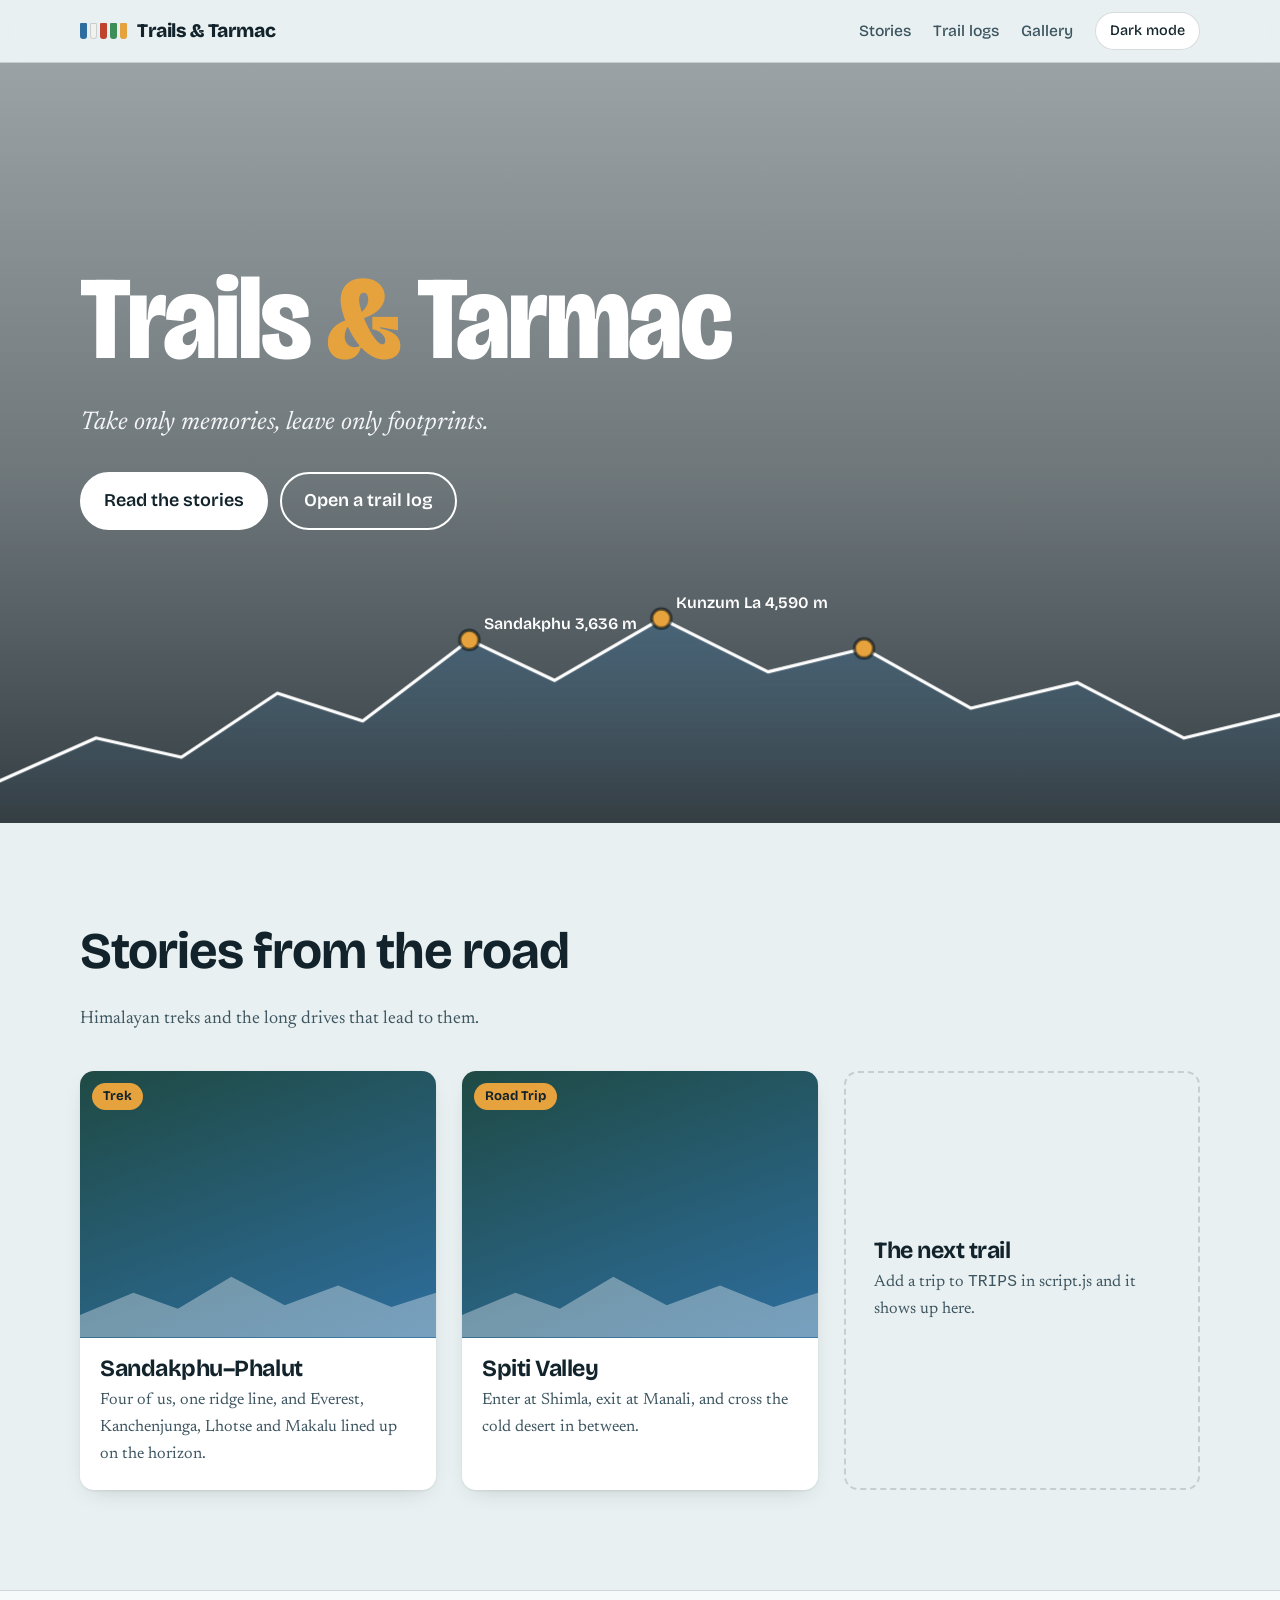
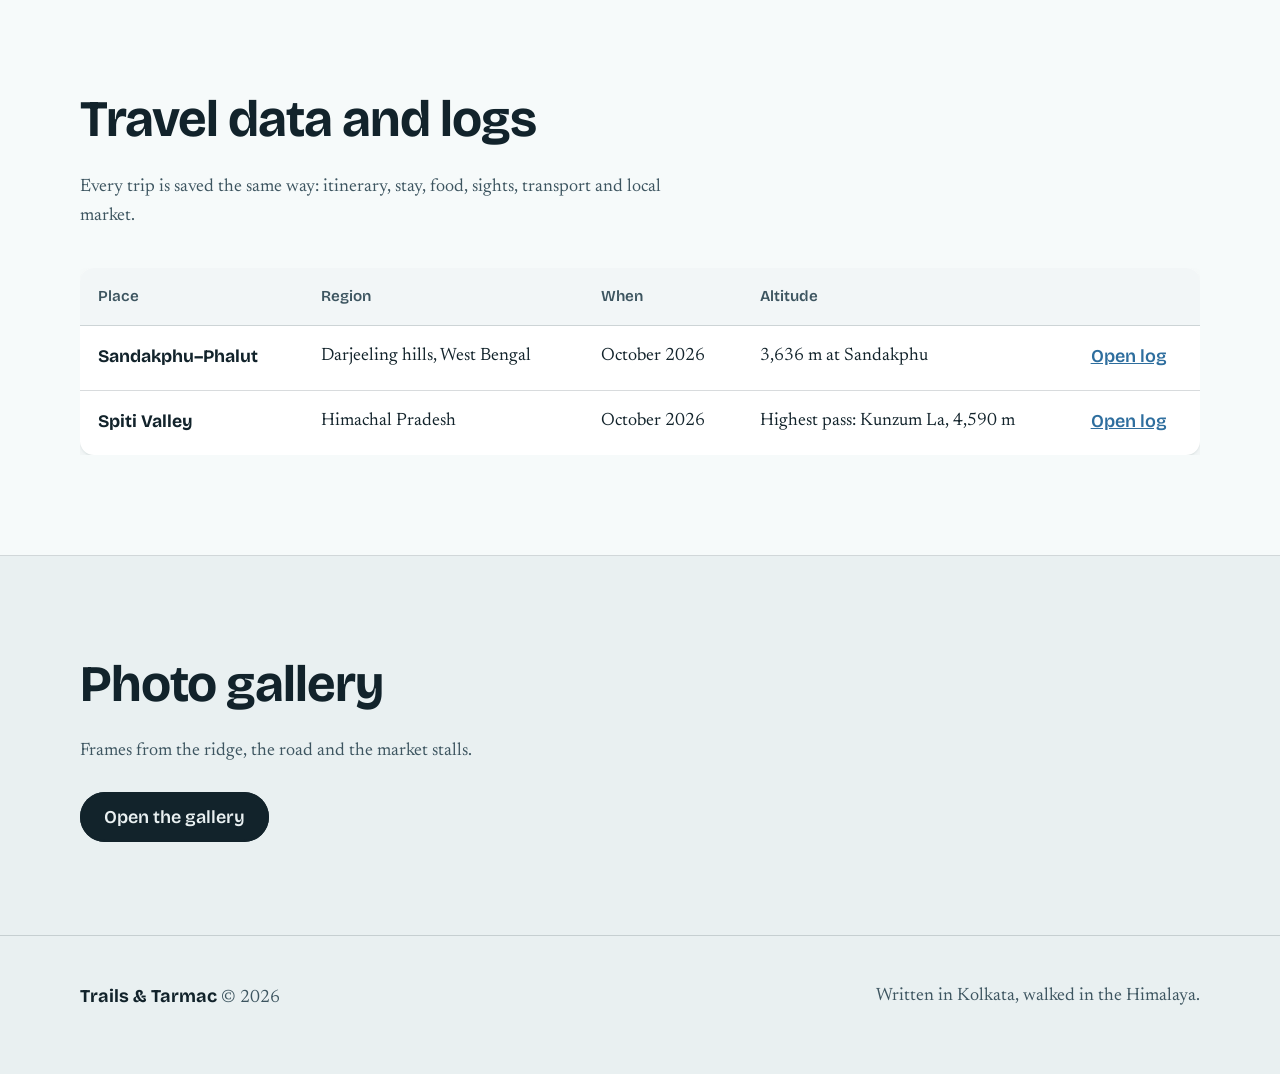
<file: index.html>
<!DOCTYPE html>
<html lang="en">
<head>
  <meta charset="UTF-8">
  <meta name="viewport" content="width=device-width, initial-scale=1">
  <title>Trails &amp; Tarmac | Himalayan treks and road trips</title>
  <meta name="description" content="Himalayan treks, road trips and the logs behind them: itineraries, stays, food and markets.">
  <link rel="preconnect" href="https://fonts.googleapis.com">
  <link rel="preconnect" href="https://fonts.gstatic.com" crossorigin>
  <link href="https://fonts.googleapis.com/css2?family=Bricolage+Grotesque:opsz,wght@12..96,400..800&family=Newsreader:ital,opsz,wght@0,6..72,400..600;1,6..72,400&display=swap" rel="stylesheet">
  <link rel="stylesheet" href="style.css">
</head>
<body data-root="">

<header class="bar">
  <div class="wrap">
    <a class="brand" href="index.html"><span class="flags" aria-hidden="true"><i></i><i></i><i></i><i></i><i></i></span>Trails &amp; Tarmac</a>
    <nav aria-label="Main">
      <a href="#stories">Stories</a>
      <a href="#logs">Trail logs</a>
      <a href="gallery.html">Gallery</a>
      <button class="theme-btn" id="theme-btn" type="button">Dark mode</button>
    </nav>
  </div>
</header>

<main>
  <section class="hero" id="hero" style="padding-bottom:0">
    <div class="wrap">
      <h1>Trails <span>&amp;</span> Tarmac</h1>
      <p class="lede">Take only memories, leave only footprints.</p>
      <div class="btns">
        <a class="btn solid" href="#stories">Read the stories</a>
        <a class="btn" href="#logs">Open a trail log</a>
      </div>
    </div>
    <svg class="profile" viewBox="0 0 1200 230" role="img" aria-label="Elevation profile of a mountain ridge">
      <defs>
        <linearGradient id="snow" x1="0" y1="0" x2="0" y2="1">
          <stop offset="0" stop-color="#2E6E9E" stop-opacity="0.35"/>
          <stop offset="1" stop-color="#2E6E9E" stop-opacity="0"/>
        </linearGradient>
      </defs>
      <path class="fill" d="M0 190 L90 150 L170 168 L260 108 L340 134 L440 58 L520 96 L620 38 L720 88 L810 66 L910 122 L1010 98 L1110 150 L1200 128 L1200 230 L0 230Z"/>
      <path class="ridge" pathLength="1" d="M0 190 L90 150 L170 168 L260 108 L340 134 L440 58 L520 96 L620 38 L720 88 L810 66 L910 122 L1010 98 L1110 150 L1200 128"/>
      <circle class="peak" cx="440" cy="58" r="9"/>
      <circle class="peak" cx="620" cy="38" r="9"/>
      <circle class="peak" cx="810" cy="66" r="9"/>
      <text x="454" y="48">Sandakphu 3,636 m</text>
      <text x="634" y="28">Kunzum La 4,590 m</text>
    </svg>
  </section>

  <section id="stories">
    <div class="wrap">
      <div class="sec-head">
        <h2>Stories from the road</h2>
        <p>Himalayan treks and the long drives that lead to them.</p>
      </div>
      <div class="grid" id="story-grid"></div>
    </div>
  </section>

  <section class="paper" id="logs">
    <div class="wrap">
      <div class="sec-head">
        <h2>Travel data and logs</h2>
        <p>Every trip is saved the same way: itinerary, stay, food, sights, transport and local market.</p>
      </div>
      <div class="table-scroll">
        <table class="trail">
          <thead><tr><th>Place</th><th>Region</th><th>When</th><th>Altitude</th><th><span class="sr">Log</span></th></tr></thead>
          <tbody id="trail-rows"></tbody>
        </table>
      </div>
    </div>
  </section>

  <section>
    <div class="wrap">
      <div class="sec-head">
        <h2>Photo gallery</h2>
        <p>Frames from the ridge, the road and the market stalls.</p>
      </div>
      <a class="btn solid" href="gallery.html">Open the gallery</a>
    </div>
  </section>
</main>

<footer>
  <div class="wrap">
    <span><strong>Trails &amp; Tarmac</strong> &copy; <span id="year">2026</span></span>
    <span>Written in Kolkata, walked in the Himalaya.</span>
  </div>
</footer>

<script src="script.js"></script>
</body>
</html>
</file>
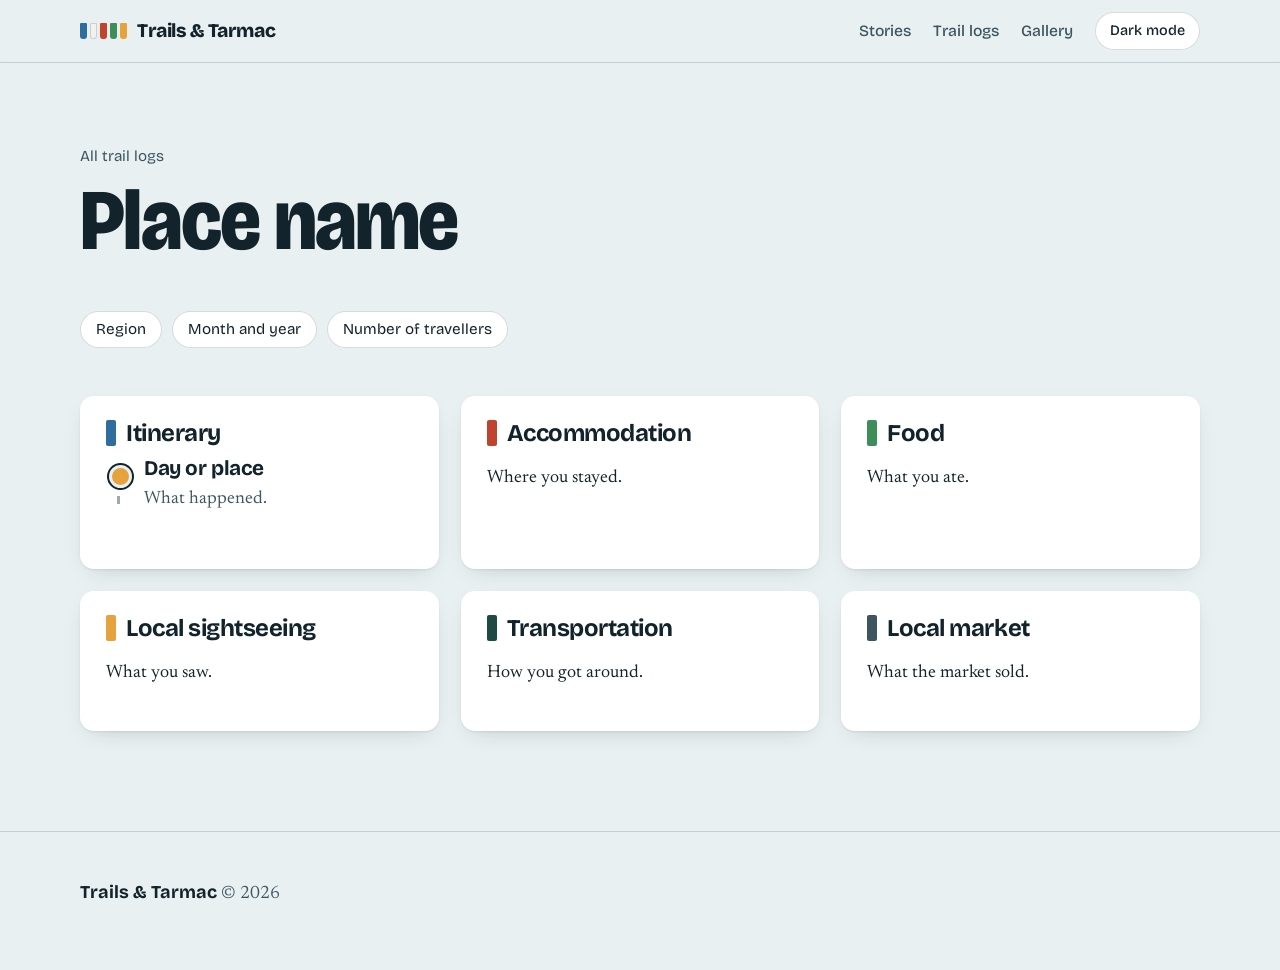
<file: logs/example-trip.html>
<!DOCTYPE html>
<html lang="en">
<head>
  <meta charset="UTF-8">
  <meta name="viewport" content="width=device-width, initial-scale=1">
  <title>Trip template | Trails &amp; Tarmac</title>
  <link rel="preconnect" href="https://fonts.googleapis.com">
  <link rel="preconnect" href="https://fonts.gstatic.com" crossorigin>
  <link href="https://fonts.googleapis.com/css2?family=Bricolage+Grotesque:opsz,wght@12..96,400..800&family=Newsreader:ital,opsz,wght@0,6..72,400..600;1,6..72,400&display=swap" rel="stylesheet">
  <link rel="stylesheet" href="../style.css">
</head>
<body data-root="../">

<header class="bar">
  <div class="wrap">
    <a class="brand" href="../index.html"><span class="flags" aria-hidden="true"><i></i><i></i><i></i><i></i><i></i></span>Trails &amp; Tarmac</a>
    <nav aria-label="Main">
      <a href="../index.html#stories">Stories</a>
      <a href="../index.html#logs">Trail logs</a>
      <a href="../gallery.html">Gallery</a>
      <button class="theme-btn" id="theme-btn" type="button">Dark mode</button>
    </nav>
  </div>
</header>

<main>
  <div class="log-hero">
    <div class="wrap">
      <a class="crumb" href="../index.html#logs">All trail logs</a>
      <!-- 1. Change the place name -->
      <h1>Place name</h1>
      <!-- 2. Change or remove these facts -->
      <ul class="facts">
        <li>Region</li>
        <li>Month and year</li>
        <li>Number of travellers</li>
      </ul>
    </div>
  </div>

  <section style="padding-top:20px">
    <div class="wrap six">
      <!-- 3. Fill in the six sections. Copy a stop block for each day. -->
      <article>
        <h2>Itinerary</h2>
        <div class="route">
          <div class="stop"><h3>Day or place</h3><p>What happened.</p></div>
        </div>
      </article>
      <article><h2>Accommodation</h2><p>Where you stayed.</p></article>
      <article><h2>Food</h2><p>What you ate.</p></article>
      <article><h2>Local sightseeing</h2><p>What you saw.</p></article>
      <article><h2>Transportation</h2><p>How you got around.</p></article>
      <article><h2>Local market</h2><p>What the market sold.</p></article>
    </div>
  </section>
</main>

<footer>
  <div class="wrap"><span><strong>Trails &amp; Tarmac</strong> &copy; <span id="year">2026</span></span></div>
</footer>

<script src="../script.js"></script>
</body>
</html>
</file>
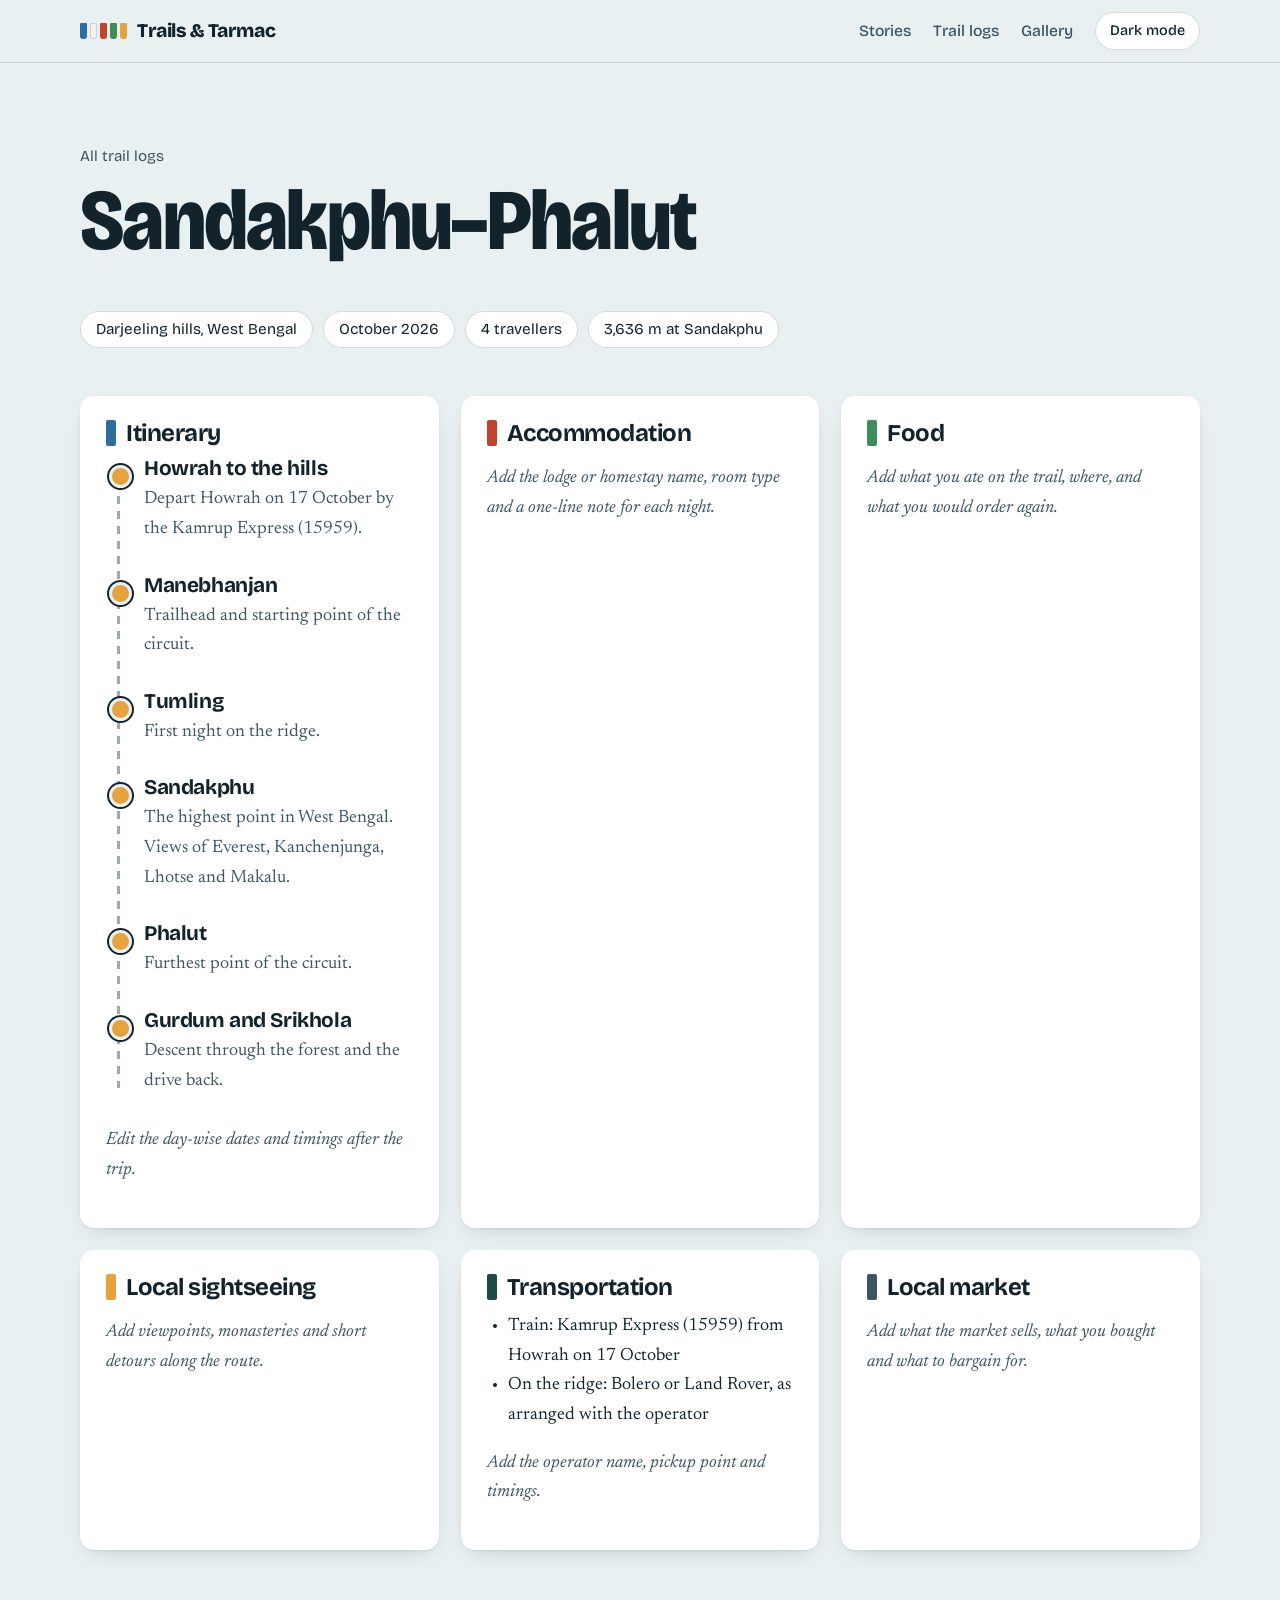
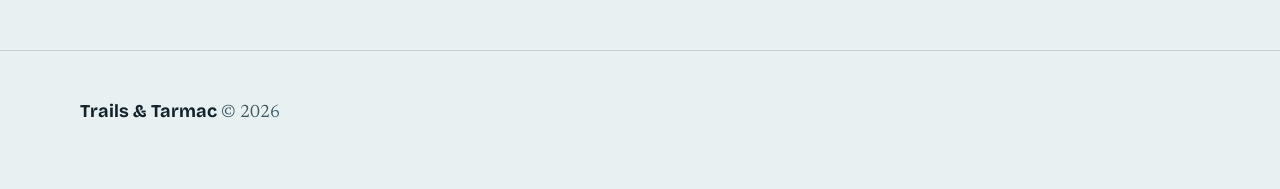
<file: logs/sandakphu.html>
<!DOCTYPE html>
<html lang="en">
<head>
  <meta charset="UTF-8">
  <meta name="viewport" content="width=device-width, initial-scale=1">
  <title>Sandakphu–Phalut | Trails &amp; Tarmac</title>
  <link rel="preconnect" href="https://fonts.googleapis.com">
  <link rel="preconnect" href="https://fonts.gstatic.com" crossorigin>
  <link href="https://fonts.googleapis.com/css2?family=Bricolage+Grotesque:opsz,wght@12..96,400..800&family=Newsreader:ital,opsz,wght@0,6..72,400..600;1,6..72,400&display=swap" rel="stylesheet">
  <link rel="stylesheet" href="../style.css">
</head>
<body data-root="../">

<header class="bar">
  <div class="wrap">
    <a class="brand" href="../index.html"><span class="flags" aria-hidden="true"><i></i><i></i><i></i><i></i><i></i></span>Trails &amp; Tarmac</a>
    <nav aria-label="Main">
      <a href="../index.html#stories">Stories</a>
      <a href="../index.html#logs">Trail logs</a>
      <a href="../gallery.html">Gallery</a>
      <button class="theme-btn" id="theme-btn" type="button">Dark mode</button>
    </nav>
  </div>
</header>

<main>
  <div class="log-hero">
    <div class="wrap">
      <a class="crumb" href="../index.html#logs">All trail logs</a>
      <h1>Sandakphu–Phalut</h1>
      <ul class="facts">
        <li>Darjeeling hills, West Bengal</li>
        <li>October 2026</li>
        <li>4 travellers</li>
        <li>3,636 m at Sandakphu</li>
      </ul>
    </div>
  </div>

  <section style="padding-top:20px">
    <div class="wrap six">

      <article>
        <h2>Itinerary</h2>
        <div class="route">
          <div class="stop"><h3>Howrah to the hills</h3><p>Depart Howrah on 17 October by the Kamrup Express (15959).</p></div>
          <div class="stop"><h3>Manebhanjan</h3><p>Trailhead and starting point of the circuit.</p></div>
          <div class="stop"><h3>Tumling</h3><p>First night on the ridge.</p></div>
          <div class="stop"><h3>Sandakphu</h3><p>The highest point in West Bengal. Views of Everest, Kanchenjunga, Lhotse and Makalu.</p></div>
          <div class="stop"><h3>Phalut</h3><p>Furthest point of the circuit.</p></div>
          <div class="stop"><h3>Gurdum and Srikhola</h3><p>Descent through the forest and the drive back.</p></div>
        </div>
        <p class="todo">Edit the day-wise dates and timings after the trip.</p>
      </article>

      <article>
        <h2>Accommodation</h2>
        <p class="todo">Add the lodge or homestay name, room type and a one-line note for each night.</p>
      </article>

      <article>
        <h2>Food</h2>
        <p class="todo">Add what you ate on the trail, where, and what you would order again.</p>
      </article>

      <article>
        <h2>Local sightseeing</h2>
        <p class="todo">Add viewpoints, monasteries and short detours along the route.</p>
      </article>

      <article>
        <h2>Transportation</h2>
        <ul>
          <li>Train: Kamrup Express (15959) from Howrah on 17 October</li>
          <li>On the ridge: Bolero or Land Rover, as arranged with the operator</li>
        </ul>
        <p class="todo">Add the operator name, pickup point and timings.</p>
      </article>

      <article>
        <h2>Local market</h2>
        <p class="todo">Add what the market sells, what you bought and what to bargain for.</p>
      </article>

    </div>
  </section>
</main>

<footer>
  <div class="wrap"><span><strong>Trails &amp; Tarmac</strong> &copy; <span id="year">2026</span></span></div>
</footer>

<script src="../script.js"></script>
</body>
</html>
</file>
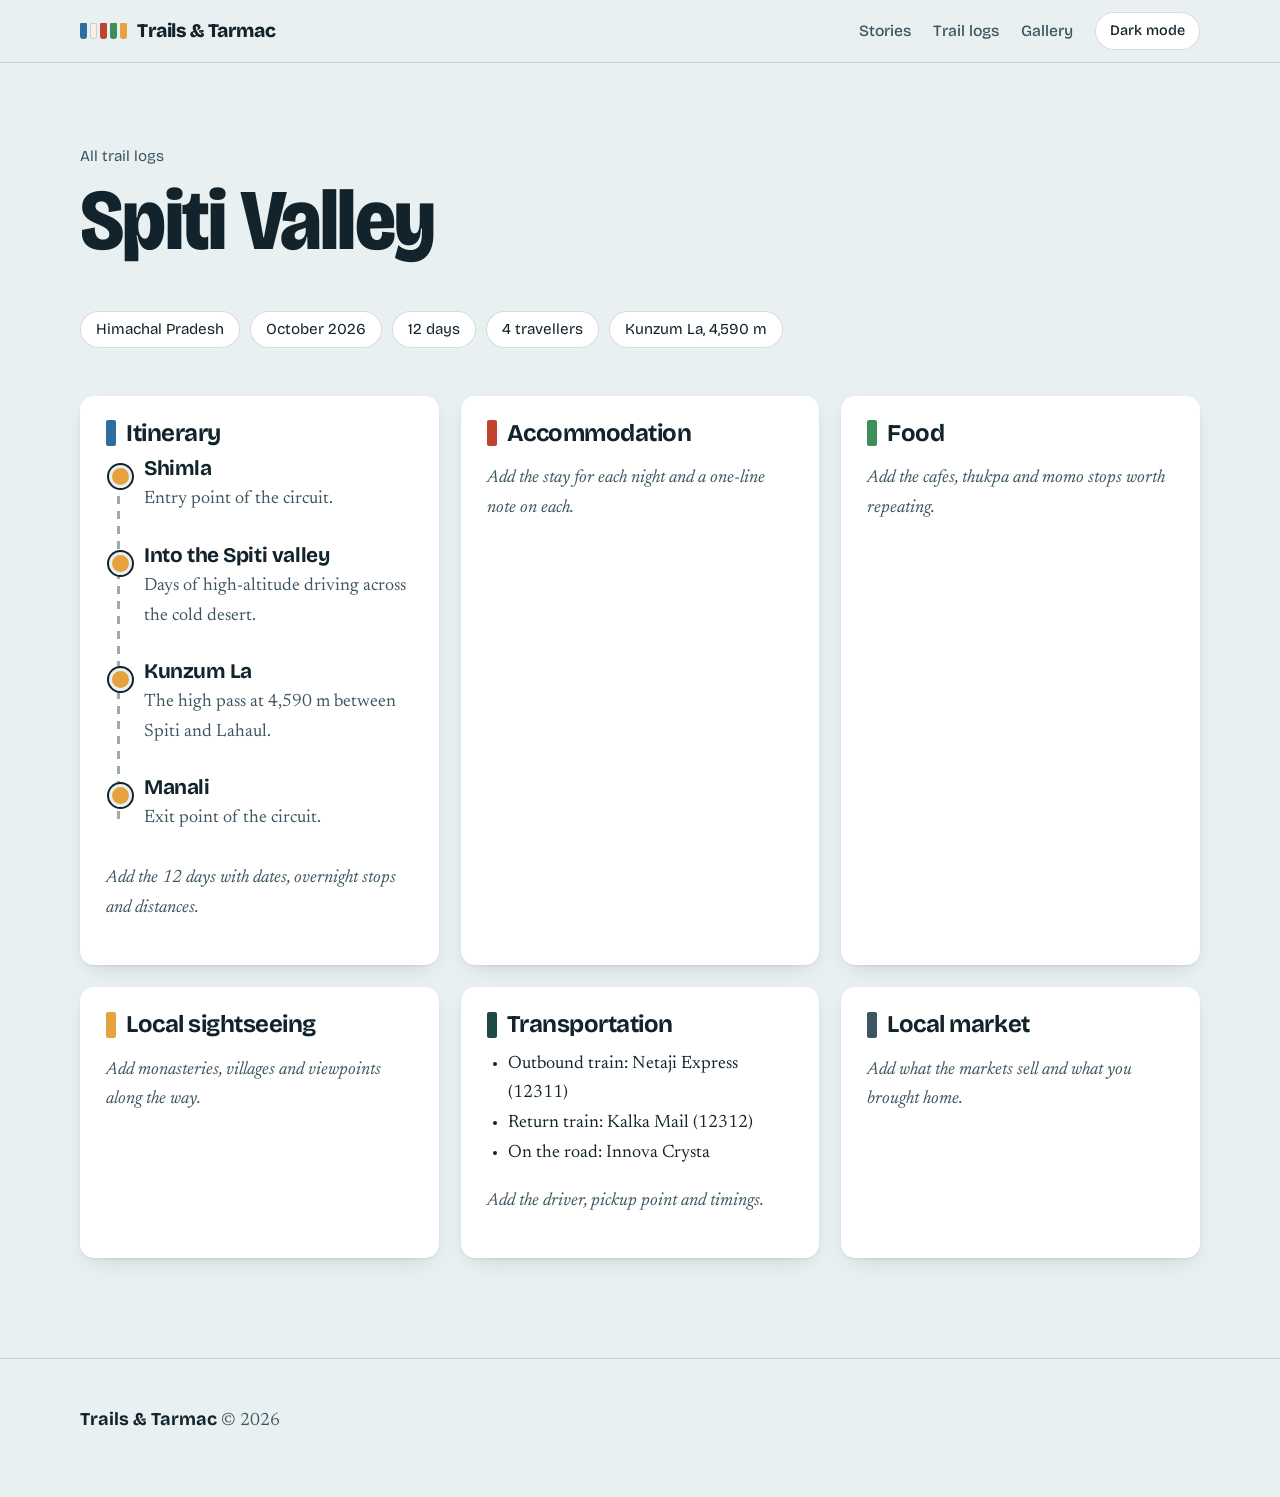
<file: logs/spiti-valley.html>
<!DOCTYPE html>
<html lang="en">
<head>
  <meta charset="UTF-8">
  <meta name="viewport" content="width=device-width, initial-scale=1">
  <title>Spiti Valley | Trails &amp; Tarmac</title>
  <link rel="preconnect" href="https://fonts.googleapis.com">
  <link rel="preconnect" href="https://fonts.gstatic.com" crossorigin>
  <link href="https://fonts.googleapis.com/css2?family=Bricolage+Grotesque:opsz,wght@12..96,400..800&family=Newsreader:ital,opsz,wght@0,6..72,400..600;1,6..72,400&display=swap" rel="stylesheet">
  <link rel="stylesheet" href="../style.css">
</head>
<body data-root="../">

<header class="bar">
  <div class="wrap">
    <a class="brand" href="../index.html"><span class="flags" aria-hidden="true"><i></i><i></i><i></i><i></i><i></i></span>Trails &amp; Tarmac</a>
    <nav aria-label="Main">
      <a href="../index.html#stories">Stories</a>
      <a href="../index.html#logs">Trail logs</a>
      <a href="../gallery.html">Gallery</a>
      <button class="theme-btn" id="theme-btn" type="button">Dark mode</button>
    </nav>
  </div>
</header>

<main>
  <div class="log-hero">
    <div class="wrap">
      <a class="crumb" href="../index.html#logs">All trail logs</a>
      <h1>Spiti Valley</h1>
      <ul class="facts">
        <li>Himachal Pradesh</li>
        <li>October 2026</li>
        <li>12 days</li>
        <li>4 travellers</li>
        <li>Kunzum La, 4,590 m</li>
      </ul>
    </div>
  </div>

  <section style="padding-top:20px">
    <div class="wrap six">

      <article>
        <h2>Itinerary</h2>
        <div class="route">
          <div class="stop"><h3>Shimla</h3><p>Entry point of the circuit.</p></div>
          <div class="stop"><h3>Into the Spiti valley</h3><p>Days of high-altitude driving across the cold desert.</p></div>
          <div class="stop"><h3>Kunzum La</h3><p>The high pass at 4,590 m between Spiti and Lahaul.</p></div>
          <div class="stop"><h3>Manali</h3><p>Exit point of the circuit.</p></div>
        </div>
        <p class="todo">Add the 12 days with dates, overnight stops and distances.</p>
      </article>

      <article>
        <h2>Accommodation</h2>
        <p class="todo">Add the stay for each night and a one-line note on each.</p>
      </article>

      <article>
        <h2>Food</h2>
        <p class="todo">Add the cafes, thukpa and momo stops worth repeating.</p>
      </article>

      <article>
        <h2>Local sightseeing</h2>
        <p class="todo">Add monasteries, villages and viewpoints along the way.</p>
      </article>

      <article>
        <h2>Transportation</h2>
        <ul>
          <li>Outbound train: Netaji Express (12311)</li>
          <li>Return train: Kalka Mail (12312)</li>
          <li>On the road: Innova Crysta</li>
        </ul>
        <p class="todo">Add the driver, pickup point and timings.</p>
      </article>

      <article>
        <h2>Local market</h2>
        <p class="todo">Add what the markets sell and what you brought home.</p>
      </article>

    </div>
  </section>
</main>

<footer>
  <div class="wrap"><span><strong>Trails &amp; Tarmac</strong> &copy; <span id="year">2026</span></span></div>
</footer>

<script src="../script.js"></script>
</body>
</html>
</file>
<file: style.css>
/* Trails & Tarmac — shared stylesheet
   Palette is drawn from a trail map and prayer flags. Change colours in :root only. */

:root {
  --mist: #E9F0F1;
  --paper: #F6FAFA;
  --ink: #12232B;
  --ink-soft: #3D5560;
  --pine: #1F4A44;
  --saffron: #E6A23C;
  --blue: #2E6E9E;
  --red: #C0432E;
  --line: rgba(18, 35, 43, 0.16);
  --card: #FFFFFF;
  --shadow: 0 1px 2px rgba(18, 35, 43, 0.08), 0 8px 24px -12px rgba(18, 35, 43, 0.25);
  --radius: 14px;
  --display: "Bricolage Grotesque", "Segoe UI", system-ui, sans-serif;
  --body: "Newsreader", Georgia, "Times New Roman", serif;
}

[data-theme="dark"] {
  --mist: #0D1A20;
  --paper: #12232B;
  --ink: #EAF2F3;
  --ink-soft: #9DB4BC;
  --pine: #7FC4B5;
  --line: rgba(234, 242, 243, 0.16);
  --card: #172E38;
  --shadow: 0 1px 2px rgba(0, 0, 0, 0.4), 0 10px 28px -14px rgba(0, 0, 0, 0.7);
}

* { box-sizing: border-box; }
html { scroll-behavior: smooth; }

body {
  margin: 0;
  background: var(--mist);
  color: var(--ink);
  font-family: var(--body);
  font-size: 1.125rem;
  line-height: 1.65;
  transition: background 0.3s, color 0.3s;
}

img { max-width: 100%; display: block; }
a { color: inherit; }

:focus-visible {
  outline: 3px solid var(--saffron);
  outline-offset: 3px;
  border-radius: 4px;
}

.wrap { width: min(1120px, 100% - 40px); margin-inline: auto; }

h1, h2, h3 {
  font-family: var(--display);
  line-height: 1.1;
  margin: 0 0 0.5em;
  letter-spacing: -0.02em;
}

/* ---------- Top bar ---------- */
.bar {
  position: sticky;
  top: 0;
  z-index: 20;
  background: color-mix(in srgb, var(--mist) 88%, transparent);
  backdrop-filter: blur(10px);
  border-bottom: 1px solid var(--line);
}
.bar .wrap {
  display: flex;
  align-items: center;
  justify-content: space-between;
  gap: 16px;
  min-height: 62px;
}
.brand {
  font-family: var(--display);
  font-weight: 800;
  font-size: 1.2rem;
  text-decoration: none;
  letter-spacing: -0.02em;
  display: flex;
  align-items: center;
  gap: 10px;
}
.flags { display: inline-flex; gap: 3px; }
.flags i { width: 7px; height: 16px; border-radius: 1px 1px 3px 3px; display: block; }
.flags i:nth-child(1) { background: var(--blue); }
.flags i:nth-child(2) { background: #F1F1EE; border: 1px solid var(--line); }
.flags i:nth-child(3) { background: var(--red); }
.flags i:nth-child(4) { background: #3E8E5A; }
.flags i:nth-child(5) { background: var(--saffron); }

nav { display: flex; align-items: center; gap: 22px; font-family: var(--display); font-weight: 500; font-size: 0.98rem; }
nav a { text-decoration: none; color: var(--ink-soft); }
nav a:hover { color: var(--ink); }

.theme-btn {
  font: inherit;
  cursor: pointer;
  border: 1px solid var(--line);
  background: var(--card);
  color: var(--ink);
  border-radius: 999px;
  padding: 6px 14px;
  font-family: var(--display);
  font-size: 0.9rem;
}
.theme-btn:hover { border-color: var(--saffron); }

/* ---------- Hero ---------- */
.hero {
  position: relative;
  overflow: hidden;
  padding: clamp(56px, 11vw, 130px) 0 0;
  background:
    radial-gradient(1200px 400px at 85% -10%, color-mix(in srgb, var(--saffron) 22%, transparent), transparent 60%),
    var(--mist);
}
/* Photo hero: your own picture, darkened so the text stays readable */
.hero.has-photo {
  min-height: min(86vh, 760px);
  display: flex;
  flex-direction: column;
  justify-content: flex-end;
  color: #fff;
  background:
    linear-gradient(180deg, rgba(8, 18, 24, 0.35) 0%, rgba(8, 18, 24, 0.55) 55%, rgba(8, 18, 24, 0.8) 100%),
    var(--hero-img) center / cover no-repeat;
}
.hero.has-photo h1 span { color: var(--saffron); }
.hero.has-photo .lede { color: rgba(255, 255, 255, 0.92); }
.hero.has-photo .btn { border-color: #fff; color: #fff; }
.hero.has-photo .btn.solid { background: #fff; color: #12232B; }
.hero.has-photo .profile .ridge { stroke: #fff; }
.hero.has-photo .profile text { fill: #fff; }
.hero.has-photo .profile .peak { stroke: rgba(8, 18, 24, 0.6); }
.hero .wrap { position: relative; }
.hero h1 {
  font-size: clamp(3rem, 10vw, 7.4rem);
  font-weight: 800;
  font-stretch: 85%;
  margin-bottom: 0.15em;
}
.hero h1 span { color: var(--pine); }
.hero .lede {
  max-width: 34ch;
  font-size: clamp(1.2rem, 2.4vw, 1.6rem);
  color: var(--ink-soft);
  font-style: italic;
  margin: 0 0 28px;
}
.btns { display: flex; gap: 12px; flex-wrap: wrap; margin-bottom: 40px; }
.btn {
  font-family: var(--display);
  font-weight: 600;
  text-decoration: none;
  padding: 12px 22px;
  border-radius: 999px;
  border: 2px solid var(--ink);
  transition: transform 0.15s, background 0.15s;
}
.btn.solid { background: var(--ink); color: var(--mist); }
.btn:hover { transform: translateY(-2px); }

.profile { display: block; width: 100%; height: auto; margin-top: 8px; }
.profile .ridge {
  fill: none;
  stroke: var(--ink);
  stroke-width: 3;
  stroke-linecap: round;
  stroke-linejoin: round;
  stroke-dasharray: 1;
  stroke-dashoffset: 1;
  animation: trace 2.8s cubic-bezier(.5,0,.2,1) 0.2s forwards;
}
.profile .fill { fill: url(#snow); opacity: 0; animation: show 1.2s ease 2.2s forwards; }
.profile .peak { fill: var(--saffron); stroke: var(--paper); stroke-width: 3; opacity: 0; animation: show 0.4s ease forwards; }
.profile .peak:nth-of-type(1) { animation-delay: 1.0s; }
.profile .peak:nth-of-type(2) { animation-delay: 1.8s; }
.profile .peak:nth-of-type(3) { animation-delay: 2.6s; }
.profile text { font-family: var(--display); font-size: 15px; font-weight: 600; fill: var(--ink-soft); opacity: 0; animation: show 0.5s ease 2.9s forwards; }
@keyframes trace { to { stroke-dashoffset: 0; } }
@keyframes show { to { opacity: 1; } }

/* ---------- Sections ---------- */
section { padding: clamp(56px, 9vw, 100px) 0; }
.sec-head { max-width: 60ch; margin-bottom: 36px; }
.sec-head h2 { font-size: clamp(2rem, 5vw, 3.2rem); }
.sec-head p { color: var(--ink-soft); margin: 0; }

.paper { background: var(--paper); border-block: 1px solid var(--line); }

/* Story cards */
.grid {
  display: grid;
  grid-template-columns: repeat(auto-fill, minmax(290px, 1fr));
  gap: 26px;
}
.card {
  background: var(--card);
  border-radius: var(--radius);
  box-shadow: var(--shadow);
  overflow: hidden;
  text-decoration: none;
  display: flex;
  flex-direction: column;
  transition: transform 0.2s;
}
.card:hover { transform: translateY(-4px); }
.thumb {
  aspect-ratio: 4 / 3;
  background: linear-gradient(160deg, var(--pine), var(--blue));
  position: relative;
  overflow: hidden;
}
.thumb img { width: 100%; height: 100%; object-fit: cover; }
.thumb svg { position: absolute; inset: auto 0 0 0; width: 100%; opacity: 0.35; }
.tag {
  position: absolute;
  top: 12px; left: 12px;
  background: var(--saffron);
  color: #12232B;
  font-family: var(--display);
  font-weight: 700;
  font-size: 0.82rem;
  padding: 3px 11px;
  border-radius: 999px;
}
.card .body { padding: 18px 20px 22px; }
.card h3 { font-size: 1.45rem; margin-bottom: 6px; }
.card p { margin: 0; color: var(--ink-soft); font-size: 1.02rem; }
.card.invite { background: transparent; box-shadow: none; border: 2px dashed var(--line); justify-content: center; text-align: left; }
.card.invite .body { padding: 28px; }

/* Trail table */
.trail { width: 100%; border-collapse: collapse; background: var(--card); border-radius: var(--radius); overflow: hidden; box-shadow: var(--shadow); }
.trail th, .trail td { text-align: left; padding: 16px 18px; border-bottom: 1px solid var(--line); vertical-align: top; }
.trail th { font-family: var(--display); font-weight: 600; font-size: 0.95rem; color: var(--ink-soft); background: color-mix(in srgb, var(--mist) 60%, var(--card)); }
.trail tr:last-child td { border-bottom: 0; }
.trail td:first-child { font-family: var(--display); font-weight: 700; font-size: 1.1rem; }
.trail a { color: var(--blue); font-family: var(--display); font-weight: 600; }
.table-scroll { overflow-x: auto; }

/* Gallery */
.masonry { columns: 3 260px; column-gap: 16px; }
.masonry figure { margin: 0 0 16px; break-inside: avoid; position: relative; cursor: zoom-in; border-radius: 12px; overflow: hidden; background: var(--card); }
.masonry img { width: 100%; height: auto; }
.masonry figcaption { position: absolute; left: 0; right: 0; bottom: 0; padding: 22px 14px 10px; color: #fff; font-family: var(--display); font-size: 0.95rem; background: linear-gradient(transparent, rgba(0,0,0,0.7)); }
.empty { padding: 40px; border: 2px dashed var(--line); border-radius: var(--radius); max-width: 60ch; }
.empty code { background: var(--card); padding: 2px 6px; border-radius: 4px; font-size: 0.92em; }

dialog.lightbox { border: 0; padding: 0; background: transparent; max-width: 94vw; }
dialog.lightbox::backdrop { background: rgba(5, 12, 16, 0.88); }
dialog.lightbox img { max-height: 86vh; border-radius: 10px; margin: auto; }
dialog.lightbox p { color: #fff; text-align: center; font-family: var(--display); margin: 10px 0 0; }

/* Log pages */
.log-hero { padding: clamp(40px, 7vw, 80px) 0 28px; }
.log-hero h1 { font-size: clamp(2.6rem, 8vw, 5.4rem); font-weight: 800; font-stretch: 88%; }
.crumb { font-family: var(--display); font-size: 0.95rem; color: var(--ink-soft); text-decoration: none; }
.facts { display: flex; flex-wrap: wrap; gap: 10px; margin: 16px 0 0; padding: 0; list-style: none; }
.facts li { background: var(--card); border: 1px solid var(--line); border-radius: 999px; padding: 5px 15px; font-family: var(--display); font-size: 0.95rem; }

.route { position: relative; padding-left: 38px; }
.route::before { content: ""; position: absolute; left: 11px; top: 8px; bottom: 8px; width: 3px; background: repeating-linear-gradient(var(--ink-soft) 0 8px, transparent 8px 15px); opacity: 0.5; }
.stop { position: relative; margin-bottom: 30px; }
.stop::before { content: ""; position: absolute; left: -35px; top: 7px; width: 17px; height: 17px; border-radius: 50%; background: var(--saffron); border: 3px solid var(--mist); box-shadow: 0 0 0 2px var(--ink); }
.stop h3 { font-size: 1.3rem; margin-bottom: 4px; }
.stop p { margin: 0; color: var(--ink-soft); }

.six { display: grid; grid-template-columns: repeat(auto-fit, minmax(300px, 1fr)); gap: 22px; }
.six article { background: var(--card); border-radius: var(--radius); box-shadow: var(--shadow); padding: 24px 26px; }
.six h2 { font-size: 1.5rem; display: flex; align-items: center; gap: 10px; }
.six h2::before { content: ""; width: 10px; height: 26px; border-radius: 2px; background: var(--c, var(--saffron)); }
.six article:nth-child(1) { --c: var(--blue); }
.six article:nth-child(2) { --c: var(--red); }
.six article:nth-child(3) { --c: #3E8E5A; }
.six article:nth-child(4) { --c: var(--saffron); }
.six article:nth-child(5) { --c: var(--pine); }
.six article:nth-child(6) { --c: var(--ink-soft); }
.six ul { margin: 0; padding-left: 1.2em; }
.todo { color: var(--ink-soft); font-style: italic; }

.sr { position: absolute; width: 1px; height: 1px; overflow: hidden; clip: rect(0 0 0 0); white-space: nowrap; }

footer { padding: 46px 0 60px; color: var(--ink-soft); border-top: 1px solid var(--line); }
footer .wrap { display: flex; flex-wrap: wrap; justify-content: space-between; gap: 12px; }
footer strong { font-family: var(--display); color: var(--ink); }

@media (max-width: 640px) {
  nav { gap: 14px; font-size: 0.9rem; }
  nav .hide-sm { display: none; }
  .trail th:nth-child(3), .trail td:nth-child(3) { display: none; }
}

@media (prefers-reduced-motion: reduce) {
  html { scroll-behavior: auto; }
  * { animation: none !important; transition: none !important; }
  .profile .ridge { stroke-dashoffset: 0; }
  .profile .fill, .profile .peak, .profile text { opacity: 1; }
}
</file>
